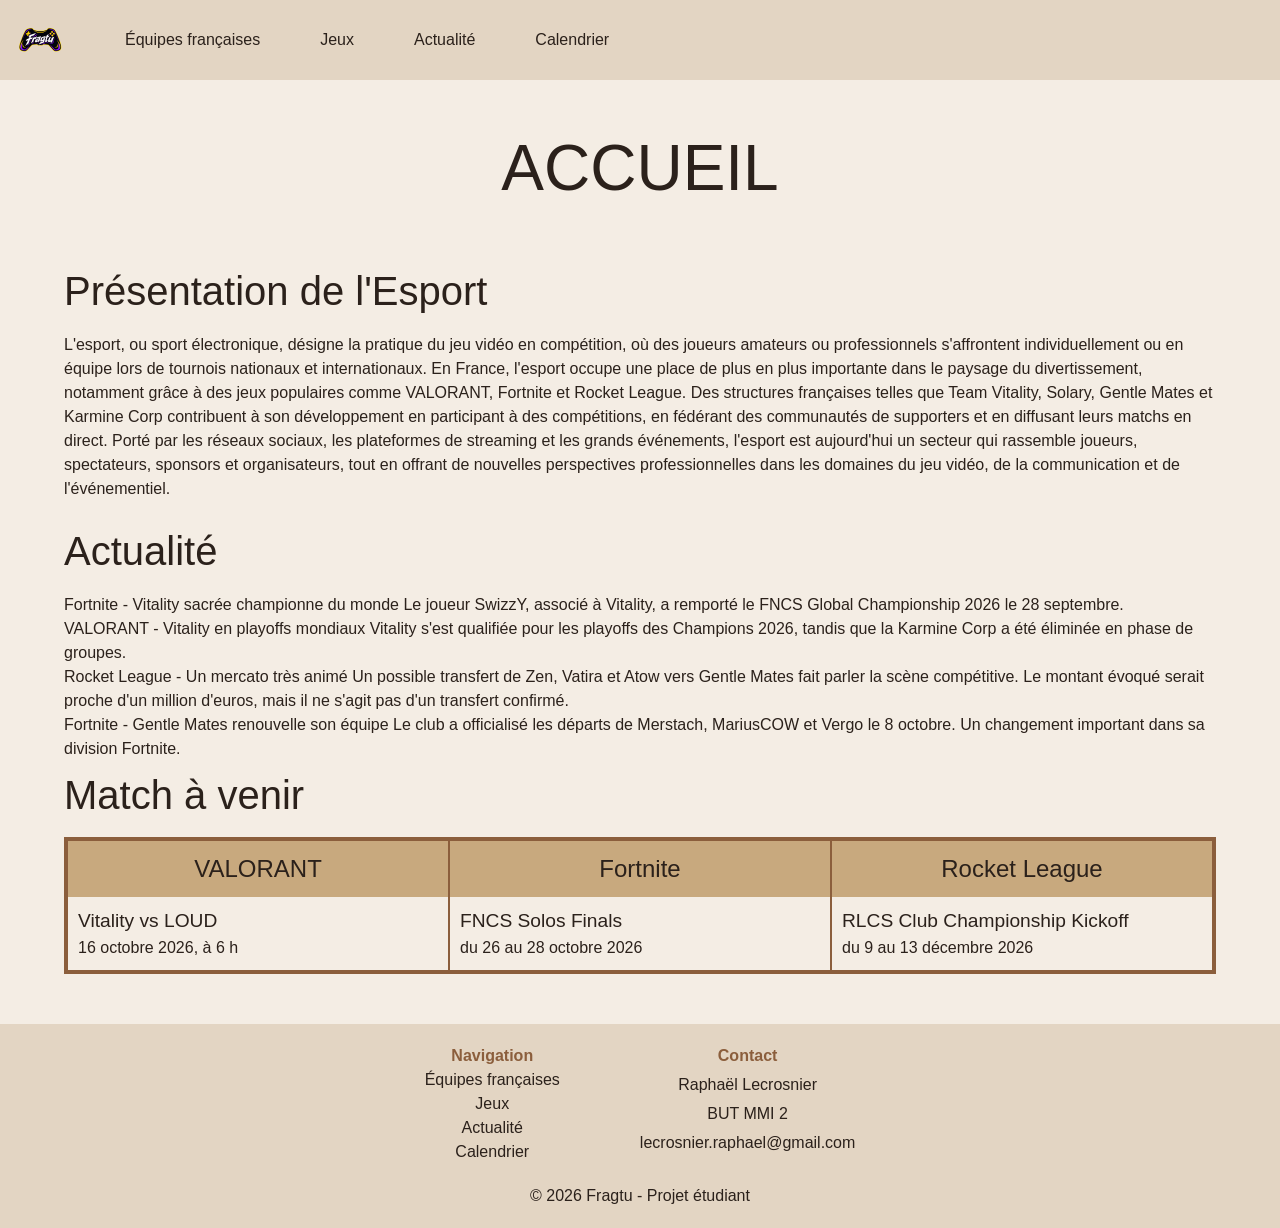
<file: index.html>
<!DOCTYPE html>
<html lang="fr">
<head>
    <meta charset="UTF-8">
    <meta name="viewport" content="width=device-width, initial-scale=1.0">
    <title>Fragtu</title>
    <meta name="description" content="Fragtu, l'actu de l'esport français : Valorant, Rocket League, Fortnite. Suivez Karmine Corp, Vitality, Gentle Mates, Solary et le calendrier des matchs.">
    <link rel="stylesheet" href="bootstrap/css/bootstrap.min.css">
    <link rel="stylesheet" href="main.css">
    <link rel="icon" type="image/png" href="img/logo.webp">
</head>

<body>
    <nav>
        <ul id="menu-navigation">
            <li><a href="index.html" class="active" aria-current="page"><img src="img/logo.webp" alt="Fragtu, retour à l'accueil"></a></li>
            <li><a href="equipes.html">Équipes françaises</a></li>
            <li><a href="jeux.html">Jeux</a></li>
            <li><a href="actualite.html">Actualité</a></li>
            <li><a href="calendrier.html">Calendrier</a></li>
        </ul>
    </nav>

    <main>
        
        <h1 class="titre">ACCUEIL</h1>

        <h2 class="sous-titre">Présentation de l'Esport</h2>

        <p>L'esport, ou sport électronique, désigne la pratique du jeu vidéo en compétition, où des joueurs amateurs ou professionnels s'affrontent individuellement ou en équipe lors de tournois nationaux et internationaux. En France, l'esport occupe une place de plus en plus importante dans le paysage du divertissement, notamment grâce à des jeux populaires comme VALORANT, Fortnite et Rocket League. Des structures françaises telles que Team Vitality, Solary, Gentle Mates et Karmine Corp contribuent à son développement en participant à des compétitions, en fédérant des communautés de supporters et en diffusant leurs matchs en direct. Porté par les réseaux sociaux, les plateformes de streaming et les grands événements, l'esport est aujourd'hui un secteur qui rassemble joueurs, spectateurs, sponsors et organisateurs, tout en offrant de nouvelles perspectives professionnelles dans les domaines du jeu vidéo, de la communication et de l'événementiel.</p>

        <h2 class="sous-titre">Actualité</h2>

        <ul>
            <li>Fortnite - Vitality sacrée championne du monde
Le joueur SwizzY, associé à Vitality, a remporté le FNCS Global Championship 2026 le 28 septembre.</li>
            <li>VALORANT - Vitality en playoffs mondiaux
Vitality s'est qualifiée pour les playoffs des Champions 2026, tandis que la Karmine Corp a été éliminée en phase de groupes.</li>
            <li>Rocket League - Un mercato très animé
Un possible transfert de Zen, Vatira et Atow vers Gentle Mates fait parler la scène compétitive. Le montant évoqué serait proche d'un million d'euros, mais il ne s'agit pas d'un transfert confirmé.</li>
            <li>Fortnite - Gentle Mates renouvelle son équipe
Le club a officialisé les départs de Merstach, MariusCOW et Vergo le 8 octobre. Un changement important dans sa division Fortnite.</li>
        </ul>

        <h2 class="sous-titre">Match à venir</h2>

        <div class="container match">
            <div class="row">
                <div class="col-12 col-md-4">
                    <div class="nom-match">VALORANT</div>
                    <div class="equipes-match">Vitality vs LOUD</div>
                    <div class="date-match">16 octobre 2026, à 6 h</div>
                </div>
                <div class="col-12 col-md-4">
                    <div class="nom-match">Fortnite</div>
                    <div class="equipes-match">FNCS Solos Finals</div>
                    <div class="date-match">du 26 au 28 octobre 2026</div>
                </div>
                <div class="col-12 col-md-4">
                    <div class="nom-match">Rocket League</div>
                    <div class="equipes-match">RLCS Club Championship Kickoff</div>
                    <div class="date-match">du 9 au 13 décembre 2026</div>
                </div>
            </div>
        </div>

    </main>

    <footer>
        <div class="footer-contenu">
            <div>
                <strong>Navigation</strong>
                <ul>
                    <li><a href="equipes.html">Équipes françaises</a></li>
                    <li><a href="jeux.html">Jeux</a></li>
                    <li><a href="actualite.html">Actualité</a></li>
                    <li><a href="calendrier.html">Calendrier</a></li>
                </ul>
            </div>

            <div>
                <strong>Contact</strong>
                <p>Raphaël Lecrosnier</p>
                <p>BUT MMI 2</p>
                <p>lecrosnier.raphael@gmail.com</p>
            </div>
        </div>

        <p class="footer-bas">© 2026 Fragtu - Projet étudiant</p>
    </footer>

    <script src="bootstrap/js/bootstrap.bundle.min.js"></script>
</body>

</html>
</file>
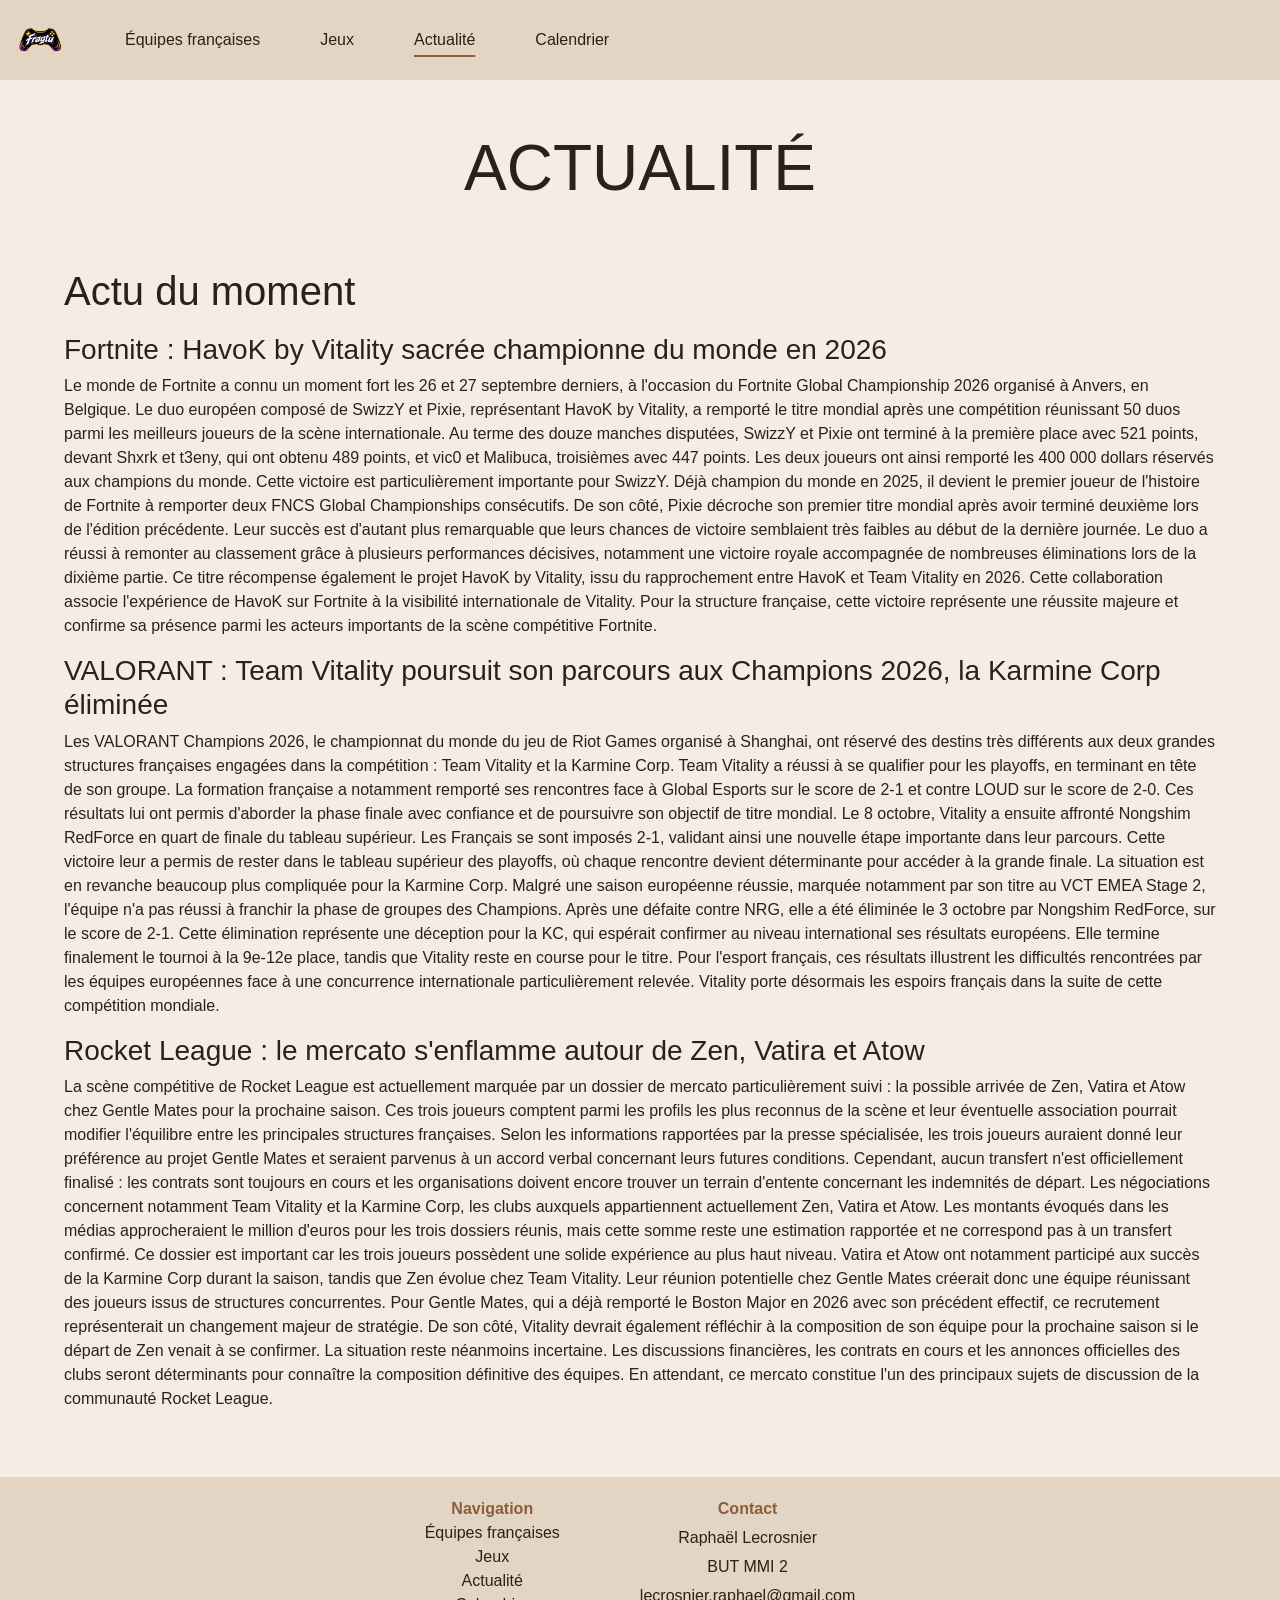
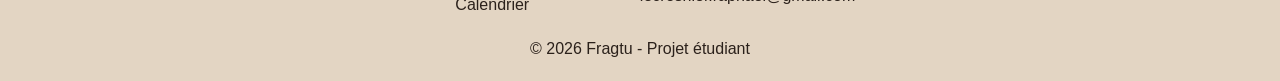
<file: actualite.html>
<!DOCTYPE html>
<html lang="fr">
<head>
    <meta charset="UTF-8">
    <meta name="viewport" content="width=device-width, initial-scale=1.0">
    <title>Fragtu | Actualité</title>
    <meta name="description" content="L'actu de Karmine Corp, Vitality, Gentle Mates et Solary sur Valorant, Rocket League et Fortnite : résultats, transferts et changements d'effectif.">
    <link rel="stylesheet" href="bootstrap/css/bootstrap.min.css">
    <link rel="stylesheet" href="main.css">
    <link rel="icon" type="image/png" href="img/logo.webp">
</head>

<body>
    <nav>
        <ul id="menu-navigation">
            <li><a href="index.html""><img src="img/logo.webp" alt="Fragtu, retour à l'accueil"></a></li>
            <li><a href="equipes.html">Équipes françaises</a></li>
            <li><a href="jeux.html">Jeux</a></li>
            <li><a href="actualite.html" class="active" aria-current="page">Actualité</a></li>
            <li><a href="calendrier.html">Calendrier</a></li>
        </ul>
    </nav>

    <main>
        
        <h1 class="titre">ACTUALITÉ</h1>

        <h2 class="sous-titre">Actu du moment</h2>

        <ul>
            <h3 class="titre-jeux">Fortnite : HavoK by Vitality sacrée championne du monde en 2026</h3>
            <li><p>Le monde de Fortnite a connu un moment fort les 26 et 27 septembre derniers, à l'occasion du Fortnite Global Championship 2026 organisé à Anvers, en Belgique. Le duo européen composé de SwizzY et Pixie, représentant HavoK by Vitality, a remporté le titre mondial après une compétition réunissant 50 duos parmi les meilleurs joueurs de la scène internationale.
Au terme des douze manches disputées, SwizzY et Pixie ont terminé à la première place avec 521 points, devant Shxrk et t3eny, qui ont obtenu 489 points, et vic0 et Malibuca, troisièmes avec 447 points. Les deux joueurs ont ainsi remporté les 400 000 dollars réservés aux champions du monde.
Cette victoire est particulièrement importante pour SwizzY. Déjà champion du monde en 2025, il devient le premier joueur de l'histoire de Fortnite à remporter deux FNCS Global Championships consécutifs. De son côté, Pixie décroche son premier titre mondial après avoir terminé deuxième lors de l'édition précédente.
Leur succès est d'autant plus remarquable que leurs chances de victoire semblaient très faibles au début de la dernière journée. Le duo a réussi à remonter au classement grâce à plusieurs performances décisives, notamment une victoire royale accompagnée de nombreuses éliminations lors de la dixième partie.
Ce titre récompense également le projet HavoK by Vitality, issu du rapprochement entre HavoK et Team Vitality en 2026. Cette collaboration associe l'expérience de HavoK sur Fortnite à la visibilité internationale de Vitality. Pour la structure française, cette victoire représente une réussite majeure et confirme sa présence parmi les acteurs importants de la scène compétitive Fortnite.</p></li>
            
            <h3 class="titre-jeux">VALORANT : Team Vitality poursuit son parcours aux Champions 2026, la Karmine Corp éliminée</h3>
            <li><p>Les VALORANT Champions 2026, le championnat du monde du jeu de Riot Games organisé à Shanghai, ont réservé des destins très différents aux deux grandes structures françaises engagées dans la compétition : Team Vitality et la Karmine Corp.
Team Vitality a réussi à se qualifier pour les playoffs, en terminant en tête de son groupe. La formation française a notamment remporté ses rencontres face à Global Esports sur le score de 2-1 et contre LOUD sur le score de 2-0. Ces résultats lui ont permis d'aborder la phase finale avec confiance et de poursuivre son objectif de titre mondial.
Le 8 octobre, Vitality a ensuite affronté Nongshim RedForce en quart de finale du tableau supérieur. Les Français se sont imposés 2-1, validant ainsi une nouvelle étape importante dans leur parcours. Cette victoire leur a permis de rester dans le tableau supérieur des playoffs, où chaque rencontre devient déterminante pour accéder à la grande finale.
La situation est en revanche beaucoup plus compliquée pour la Karmine Corp. Malgré une saison européenne réussie, marquée notamment par son titre au VCT EMEA Stage 2, l'équipe n'a pas réussi à franchir la phase de groupes des Champions. Après une défaite contre NRG, elle a été éliminée le 3 octobre par Nongshim RedForce, sur le score de 2-1.
Cette élimination représente une déception pour la KC, qui espérait confirmer au niveau international ses résultats européens. Elle termine finalement le tournoi à la 9e-12e place, tandis que Vitality reste en course pour le titre.
Pour l'esport français, ces résultats illustrent les difficultés rencontrées par les équipes européennes face à une concurrence internationale particulièrement relevée. Vitality porte désormais les espoirs français dans la suite de cette compétition mondiale.</p></li>
            
            <h3 class="titre-jeux">Rocket League : le mercato s'enflamme autour de Zen, Vatira et Atow</h3>
            <li><p>La scène compétitive de Rocket League est actuellement marquée par un dossier de mercato particulièrement suivi : la possible arrivée de Zen, Vatira et Atow chez Gentle Mates pour la prochaine saison. Ces trois joueurs comptent parmi les profils les plus reconnus de la scène et leur éventuelle association pourrait modifier l'équilibre entre les principales structures françaises.
Selon les informations rapportées par la presse spécialisée, les trois joueurs auraient donné leur préférence au projet Gentle Mates et seraient parvenus à un accord verbal concernant leurs futures conditions. Cependant, aucun transfert n'est officiellement finalisé : les contrats sont toujours en cours et les organisations doivent encore trouver un terrain d'entente concernant les indemnités de départ.
Les négociations concernent notamment Team Vitality et la Karmine Corp, les clubs auxquels appartiennent actuellement Zen, Vatira et Atow. Les montants évoqués dans les médias approcheraient le million d'euros pour les trois dossiers réunis, mais cette somme reste une estimation rapportée et ne correspond pas à un transfert confirmé.
Ce dossier est important car les trois joueurs possèdent une solide expérience au plus haut niveau. Vatira et Atow ont notamment participé aux succès de la Karmine Corp durant la saison, tandis que Zen évolue chez Team Vitality. Leur réunion potentielle chez Gentle Mates créerait donc une équipe réunissant des joueurs issus de structures concurrentes.
Pour Gentle Mates, qui a déjà remporté le Boston Major en 2026 avec son précédent effectif, ce recrutement représenterait un changement majeur de stratégie. De son côté, Vitality devrait également réfléchir à la composition de son équipe pour la prochaine saison si le départ de Zen venait à se confirmer.
La situation reste néanmoins incertaine. Les discussions financières, les contrats en cours et les annonces officielles des clubs seront déterminants pour connaître la composition définitive des équipes. En attendant, ce mercato constitue l'un des principaux sujets de discussion de la communauté Rocket League.</p></li>
        </ul>

    </main>
    
    <footer>
        <div class="footer-contenu">
            <div>
                <strong>Navigation</strong>
                <ul>
                    <li><a href="equipes.html">Équipes françaises</a></li>
                    <li><a href="jeux.html">Jeux</a></li>
                    <li><a href="actualite.html">Actualité</a></li>
                    <li><a href="calendrier.html">Calendrier</a></li>
                </ul>
            </div>

            <div>
                <strong>Contact</strong>
                <p>Raphaël Lecrosnier</p>
                <p>BUT MMI 2</p>
                <p>lecrosnier.raphael@gmail.com</p>
            </div>
        </div>

        <p class="footer-bas">© 2026 Fragtu - Projet étudiant</p>
    </footer>

    <script src="bootstrap/js/bootstrap.bundle.min.js"></script>
</body>

</html>
</file>
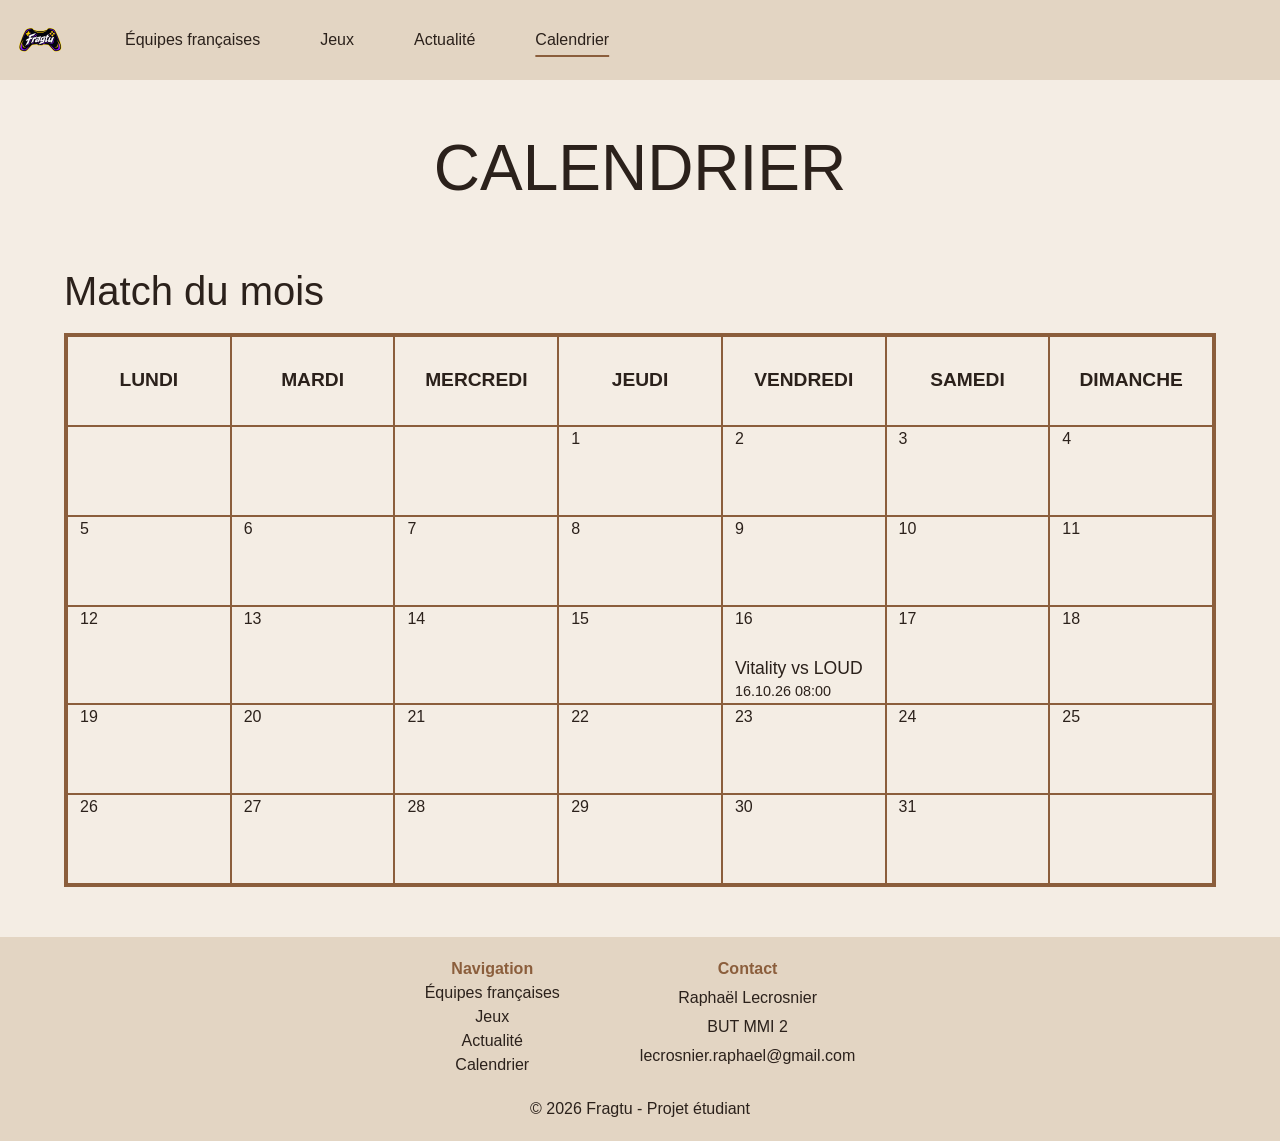
<file: calendrier.html>
<!DOCTYPE html>
<html lang="fr">
<head>
    <meta charset="UTF-8">
    <meta name="viewport" content="width=device-width, initial-scale=1.0">
    <title>Fragtu | Calendrier</title>
    <meta name="description" content="Calendrier du mois : tous les matchs et tournois esport Valorant, Rocket League et Fortnite des équipes françaises. Ne manquez aucune date !">
    <link rel="stylesheet" href="bootstrap/css/bootstrap.min.css">
    <link rel="stylesheet" href="main.css">
    <link rel="icon" type="image/png" href="img/logo.webp">
</head>

<body>
    <nav>
        <ul id="menu-navigation">
            <li><a href="index.html"><img src="img/logo.webp" alt="Fragtu, retour à l'accueil"></a></li>
            <li><a href="equipes.html">Équipes françaises</a></li>
            <li><a href="jeux.html">Jeux</a></li>
            <li><a href="actualite.html">Actualité</a></li>
            <li><a href="calendrier.html" class="active" aria-current="page">Calendrier</a></li>
        </ul>
    </nav>

    <main>
        
        <h1 class="titre">CALENDRIER</h1>

        <h2 class="sous-titre">Match du mois</h2>

        <div class="container calendrier">
            <div class="row jours">
                <div class="col">
                    <b>LUNDI</b>
                </div>
                <div class="col">
                    <b>MARDI</b>
                </div>
                <div class="col">
                    <b>MERCREDI</b>
                </div>
                <div class="col">
                    <b>JEUDI</b>
                </div>
                <div class="col">
                    <b>VENDREDI</b>
                </div>
                <div class="col">
                    <b>SAMEDI</b>
                </div>
                <div class="col">
                    <b>DIMANCHE</b>
                </div>
            </div>
            <div class="row">
                <div class="col">
                    
                </div>
                <div class="col">
                    
                </div>
                <div class="col">
                    
                </div>
                <div class="col">
                    1
                </div>
                <div class="col">
                    2
                </div>
                <div class="col">
                    3
                </div>
                <div class="col">
                    4
                </div>
            </div>
            <div class="row">
                <div class="col">
                    5
                </div>
                <div class="col">
                    6
                </div>
                <div class="col">
                    7
                </div>
                <div class="col">
                    8
                </div>
                <div class="col">
                    9
                </div>
                <div class="col">
                    10
                </div>
                <div class="col">
                    11
                </div>
            </div>
            <div class="row">
                <div class="col">
                    12
                </div>
                <div class="col">
                    13
                </div>
                <div class="col">
                    14
                </div>
                <div class="col">
                    15
                </div>
                <div class="col">
                    16 <br><br> 
                    <div class="contenu-jours">Vitality vs LOUD</div>
                    <div class="date">16.10.26 08:00</div>
                </div>
                <div class="col">
                    17
                </div>
                <div class="col">
                    18
                </div>
            </div>
            <div class="row">
                <div class="col">
                    19
                </div>
                <div class="col">
                    20
                </div>
                <div class="col">
                    21
                </div>
                <div class="col">
                    22
                </div>
                <div class="col">
                    23
                </div>
                <div class="col">
                    24
                </div>
                <div class="col">
                    25
                </div>
            </div>
            <div class="row">
                <div class="col">
                    26
                </div>
                <div class="col">
                    27
                </div>
                <div class="col">
                    28
                </div>
                <div class="col">
                    29
                </div>
                <div class="col">
                    30
                </div>
                <div class="col">
                    31
                </div>
                <div class="col">
                    
                </div>
            </div>
        </div>

    </main>

    <footer>
        <div class="footer-contenu">
            <div>
                <strong>Navigation</strong>
                <ul>
                    <li><a href="equipes.html">Équipes françaises</a></li>
                    <li><a href="jeux.html">Jeux</a></li>
                    <li><a href="actualite.html">Actualité</a></li>
                    <li><a href="calendrier.html">Calendrier</a></li>
                </ul>
            </div>

            <div>
                <strong>Contact</strong>
                <p>Raphaël Lecrosnier</p>
                <p>BUT MMI 2</p>
                <p>lecrosnier.raphael@gmail.com</p>
            </div>
        </div>

        <p class="footer-bas">© 2026 Fragtu - Projet étudiant</p>
    </footer>

    <script src="bootstrap/js/bootstrap.bundle.min.js"></script>
</body>

</html>
</file>
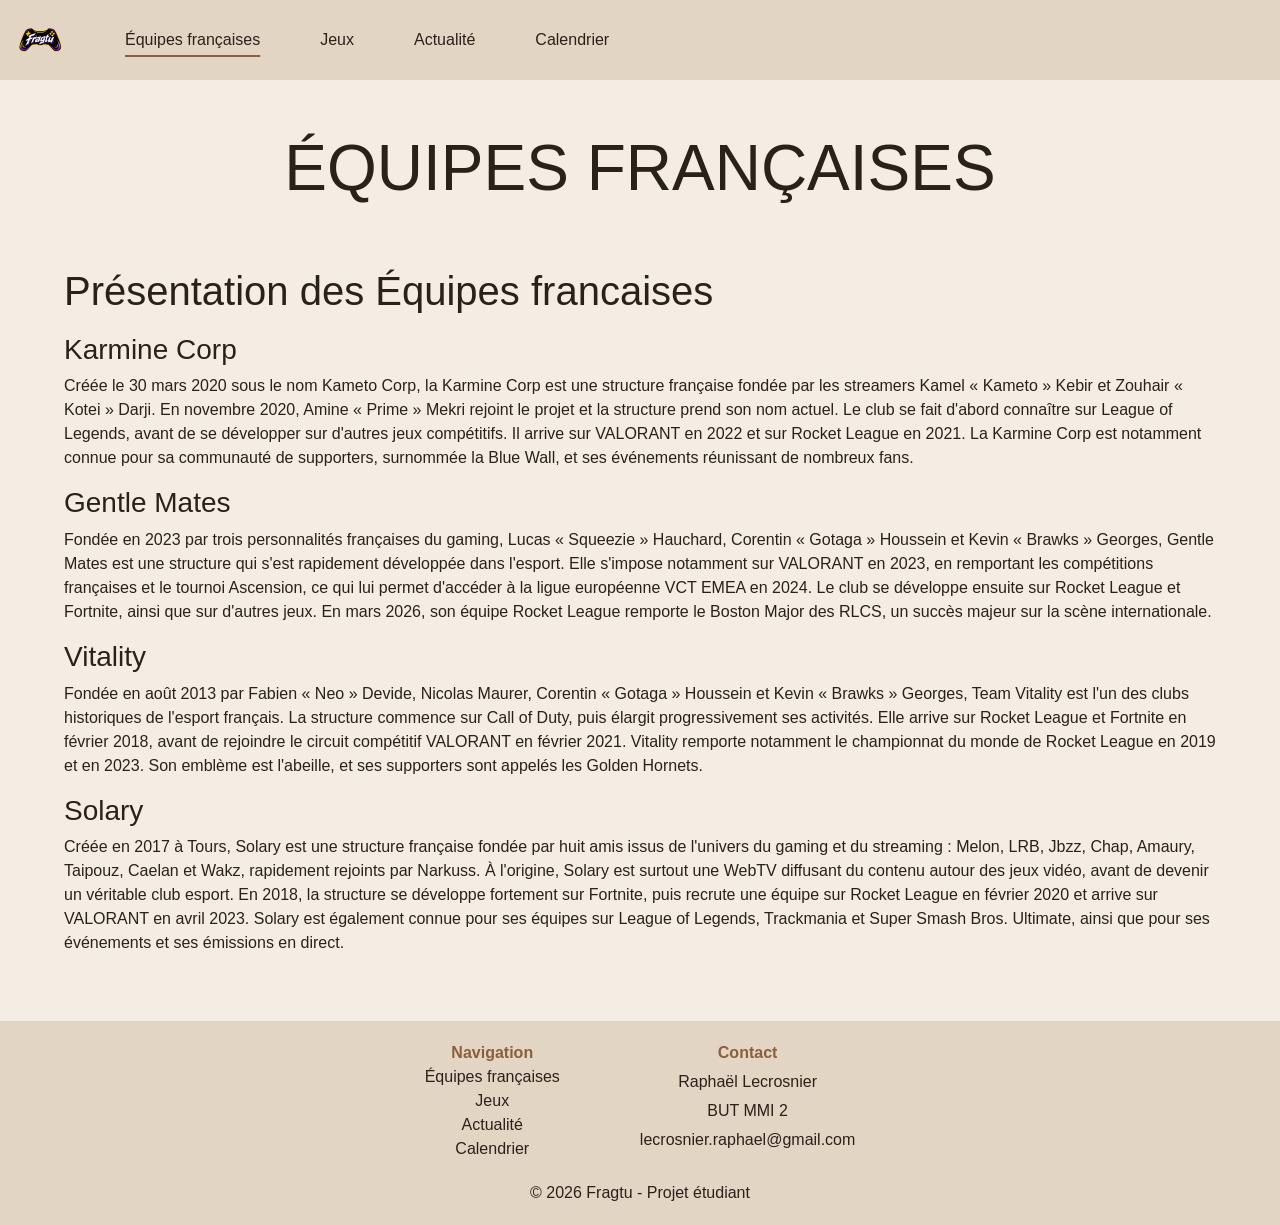
<file: equipes.html>
<!DOCTYPE html>
<html lang="fr">
<head>
    <meta charset="UTF-8">
    <meta name="viewport" content="width=device-width, initial-scale=1.0">
    <title>Fragtu | Équipes</title>
    <meta name="description" content="Présentation de 4 équipes esport françaises : Karmine Corp, Vitality, Gentle Mates et Solary. Qui sont-elles et sur quels jeux jouent-elles ?">
    <link rel="stylesheet" href="bootstrap/css/bootstrap.min.css">
    <link rel="stylesheet" href="main.css">
    <link rel="icon" type="image/png" href="img/logo.webp">
</head>

<body>
    <nav>
        <ul id="menu-navigation">
            <li><a href="index.html"><img src="img/logo.webp" alt="Fragtu, retour à l'accueil"></a></li>
            <li><a href="equipes.html" class="active" aria-current="page">Équipes françaises</a></li>
            <li><a href="jeux.html">Jeux</a></li>
            <li><a href="actualite.html">Actualité</a></li>
            <li><a href="calendrier.html">Calendrier</a></li>
        </ul>
    </nav>

    <main>
        
        <h1 class="titre">ÉQUIPES FRANÇAISES</h1>

        <h2 class="sous-titre">Présentation des Équipes francaises</h2>

        <ul>
            <h3 class="titre-equipe">Karmine Corp</h3>
            <li><p>Créée le 30 mars 2020 sous le nom Kameto Corp, la Karmine Corp est une structure française fondée par les streamers Kamel « Kameto » Kebir et Zouhair « Kotei » Darji. En novembre 2020, Amine « Prime » Mekri rejoint le projet et la structure prend son nom actuel. Le club se fait d'abord connaître sur League of Legends, avant de se développer sur d'autres jeux compétitifs. Il arrive sur VALORANT en 2022 et sur Rocket League en 2021. La Karmine Corp est notamment connue pour sa communauté de supporters, surnommée la Blue Wall, et ses événements réunissant de nombreux fans.</p></li>
            
            <h3 class="titre-equipe">Gentle Mates</h3>
            <li><p>Fondée en 2023 par trois personnalités françaises du gaming, Lucas « Squeezie » Hauchard, Corentin « Gotaga » Houssein et Kevin « Brawks » Georges, Gentle Mates est une structure qui s'est rapidement développée dans l'esport. Elle s'impose notamment sur VALORANT en 2023, en remportant les compétitions françaises et le tournoi Ascension, ce qui lui permet d'accéder à la ligue européenne VCT EMEA en 2024. Le club se développe ensuite sur Rocket League et Fortnite, ainsi que sur d'autres jeux. En mars 2026, son équipe Rocket League remporte le Boston Major des RLCS, un succès majeur sur la scène internationale.</p></li>
            
            <h3 class="titre-equipe">Vitality</h3>
            <li><p>Fondée en août 2013 par Fabien « Neo » Devide, Nicolas Maurer, Corentin « Gotaga » Houssein et Kevin « Brawks » Georges, Team Vitality est l'un des clubs historiques de l'esport français. La structure commence sur Call of Duty, puis élargit progressivement ses activités. Elle arrive sur Rocket League et Fortnite en février 2018, avant de rejoindre le circuit compétitif VALORANT en février 2021. Vitality remporte notamment le championnat du monde de Rocket League en 2019 et en 2023. Son emblème est l'abeille, et ses supporters sont appelés les Golden Hornets.</p></li>
            
            <h3 class="titre-equipe">Solary</h3>
            <li><p>Créée en 2017 à Tours, Solary est une structure française fondée par huit amis issus de l'univers du gaming et du streaming : Melon, LRB, Jbzz, Chap, Amaury, Taipouz, Caelan et Wakz, rapidement rejoints par Narkuss. À l'origine, Solary est surtout une WebTV diffusant du contenu autour des jeux vidéo, avant de devenir un véritable club esport. En 2018, la structure se développe fortement sur Fortnite, puis recrute une équipe sur Rocket League en février 2020 et arrive sur VALORANT en avril 2023. Solary est également connue pour ses équipes sur League of Legends, Trackmania et Super Smash Bros. Ultimate, ainsi que pour ses événements et ses émissions en direct.</p></li>
        </ul>

    </main>

    <footer>
        <div class="footer-contenu">
            <div>
                <strong>Navigation</strong>
                <ul>
                    <li><a href="equipes.html">Équipes françaises</a></li>
                    <li><a href="jeux.html">Jeux</a></li>
                    <li><a href="actualite.html">Actualité</a></li>
                    <li><a href="calendrier.html">Calendrier</a></li>
                </ul>
            </div>

            <div>
                <strong>Contact</strong>
                <p>Raphaël Lecrosnier</p>
                <p>BUT MMI 2</p>
                <p>lecrosnier.raphael@gmail.com</p>
            </div>
        </div>

        <p class="footer-bas">© 2026 Fragtu - Projet étudiant</p>
    </footer>

    <script src="bootstrap/js/bootstrap.bundle.min.js"></script>
</body>

</html>
</file>
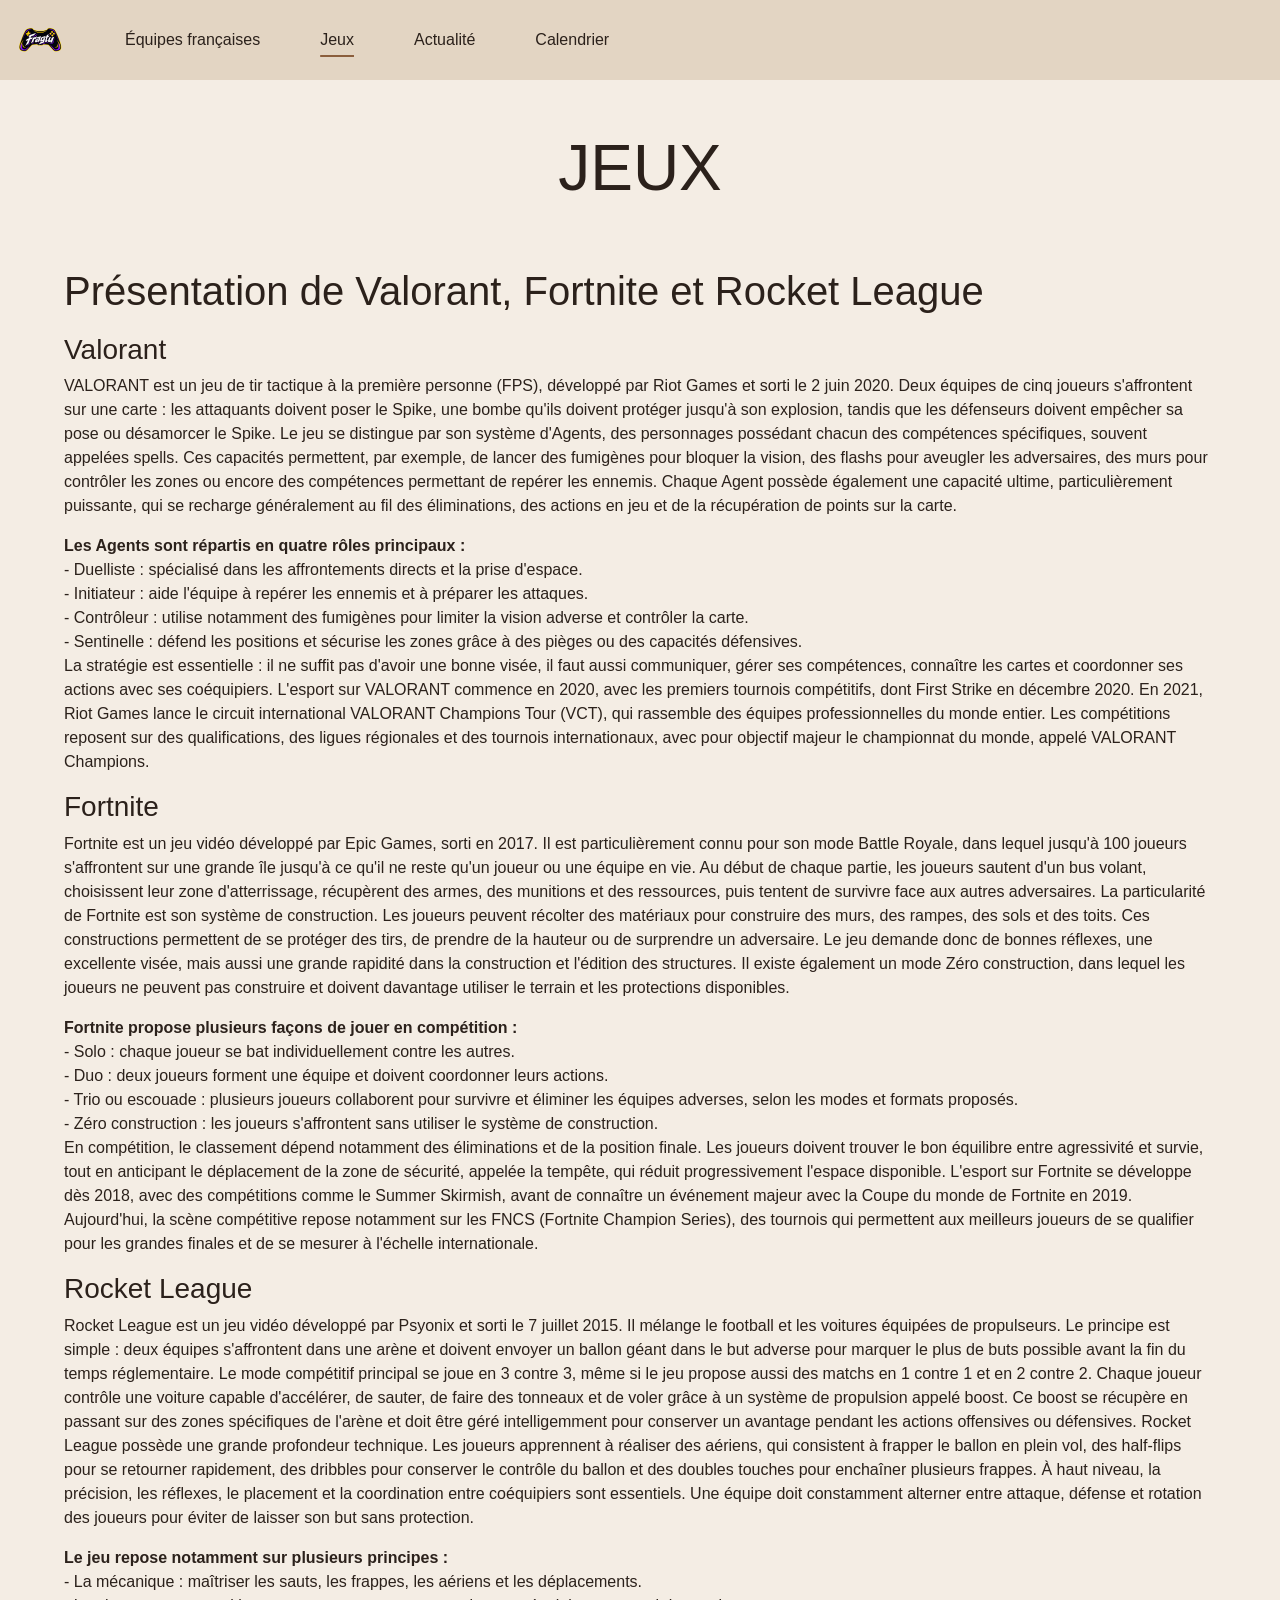
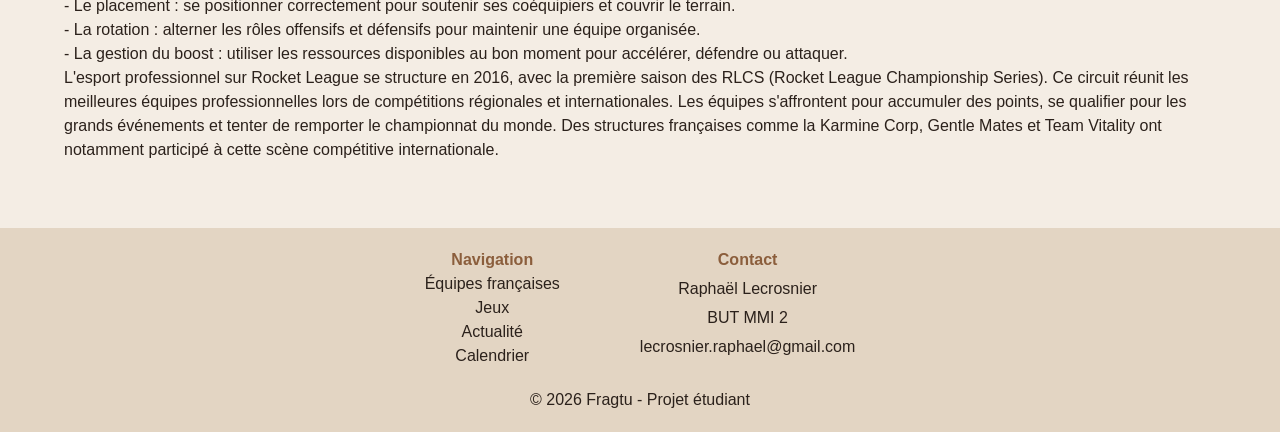
<file: jeux.html>
<!DOCTYPE html>
<html lang="fr">
<head>
    <meta charset="UTF-8">
    <meta name="viewport" content="width=device-width, initial-scale=1.0">
    <title>Fragtu | Jeux</title>
    <meta name="description" content="Présentation de Valorant, Rocket League et Fortnite, les 3 jeux suivis par Fragtu : le principe de chacun et la place de l'esport français.">
    <link rel="stylesheet" href="bootstrap/css/bootstrap.min.css">
    <link rel="stylesheet" href="main.css">
    <link rel="icon" type="image/png" href="img/logo.webp">
</head>

<body>
    <nav>
        <ul id="menu-navigation">
            <li><a href="index.html""><img src="img/logo.webp" alt="Fragtu, retour à l'accueil"></a></li>
            <li><a href="equipes.html">Équipes françaises</a></li>
            <li><a href="jeux.html" class="active" aria-current="page"">Jeux</a></li>
            <li><a href="actualite.html">Actualité</a></li>
            <li><a href="calendrier.html">Calendrier</a></li>
        </ul>
    </nav>

    <main>
        
        <h1 class="titre">JEUX</h1>

        <h2 class="sous-titre">Présentation de Valorant, Fortnite et Rocket League</h2>

        <ul>
            <h3 class="titre-jeux">Valorant</h3>
            <li><p>VALORANT est un jeu de tir tactique à la première personne (FPS), développé par Riot Games et sorti le 2 juin 2020. Deux équipes de cinq joueurs s'affrontent sur une carte : les attaquants doivent poser le Spike, une bombe qu'ils doivent protéger jusqu'à son explosion, tandis que les défenseurs doivent empêcher sa pose ou désamorcer le Spike.
Le jeu se distingue par son système d'Agents, des personnages possédant chacun des compétences spécifiques, souvent appelées spells. Ces capacités permettent, par exemple, de lancer des fumigènes pour bloquer la vision, des flashs pour aveugler les adversaires, des murs pour contrôler les zones ou encore des compétences permettant de repérer les ennemis. Chaque Agent possède également une capacité ultime, particulièrement puissante, qui se recharge généralement au fil des éliminations, des actions en jeu et de la récupération de points sur la carte.</p>
<b>Les Agents sont répartis en quatre rôles principaux :</b>
<ul>
    <li>- Duelliste : spécialisé dans les affrontements directs et la prise d'espace.</li>
    <li>- Initiateur : aide l'équipe à repérer les ennemis et à préparer les attaques.</li>
    <li>- Contrôleur : utilise notamment des fumigènes pour limiter la vision adverse et contrôler la carte.</li>
    <li>- Sentinelle : défend les positions et sécurise les zones grâce à des pièges ou des capacités défensives.</li>
</ul>
<p>La stratégie est essentielle : il ne suffit pas d'avoir une bonne visée, il faut aussi communiquer, gérer ses compétences, connaître les cartes et coordonner ses actions avec ses coéquipiers.
L'esport sur VALORANT commence en 2020, avec les premiers tournois compétitifs, dont First Strike en décembre 2020. En 2021, Riot Games lance le circuit international VALORANT Champions Tour (VCT), qui rassemble des équipes professionnelles du monde entier. Les compétitions reposent sur des qualifications, des ligues régionales et des tournois internationaux, avec pour objectif majeur le championnat du monde, appelé VALORANT Champions.</p></li>
            
            <h3 class="titre-jeux">Fortnite</h3>
            <li><p>Fortnite est un jeu vidéo développé par Epic Games, sorti en 2017. Il est particulièrement connu pour son mode Battle Royale, dans lequel jusqu'à 100 joueurs s'affrontent sur une grande île jusqu'à ce qu'il ne reste qu'un joueur ou une équipe en vie. Au début de chaque partie, les joueurs sautent d'un bus volant, choisissent leur zone d'atterrissage, récupèrent des armes, des munitions et des ressources, puis tentent de survivre face aux autres adversaires.
La particularité de Fortnite est son système de construction. Les joueurs peuvent récolter des matériaux pour construire des murs, des rampes, des sols et des toits. Ces constructions permettent de se protéger des tirs, de prendre de la hauteur ou de surprendre un adversaire. Le jeu demande donc de bonnes réflexes, une excellente visée, mais aussi une grande rapidité dans la construction et l'édition des structures. Il existe également un mode Zéro construction, dans lequel les joueurs ne peuvent pas construire et doivent davantage utiliser le terrain et les protections disponibles.</p>
<b>Fortnite propose plusieurs façons de jouer en compétition :</b>
<ul>
    <li>- Solo : chaque joueur se bat individuellement contre les autres.</li>
    <li>- Duo : deux joueurs forment une équipe et doivent coordonner leurs actions.</li>
    <li>- Trio ou escouade : plusieurs joueurs collaborent pour survivre et éliminer les équipes adverses, selon les modes et formats proposés.</li>
    <li>- Zéro construction : les joueurs s'affrontent sans utiliser le système de construction.</li>
</ul>
<p>En compétition, le classement dépend notamment des éliminations et de la position finale. Les joueurs doivent trouver le bon équilibre entre agressivité et survie, tout en anticipant le déplacement de la zone de sécurité, appelée la tempête, qui réduit progressivement l'espace disponible.
L'esport sur Fortnite se développe dès 2018, avec des compétitions comme le Summer Skirmish, avant de connaître un événement majeur avec la Coupe du monde de Fortnite en 2019. Aujourd'hui, la scène compétitive repose notamment sur les FNCS (Fortnite Champion Series), des tournois qui permettent aux meilleurs joueurs de se qualifier pour les grandes finales et de se mesurer à l'échelle internationale.</p></li>
            
            <h3 class="titre-jeux">Rocket League</h3>
            <li><p>Rocket League est un jeu vidéo développé par Psyonix et sorti le 7 juillet 2015. Il mélange le football et les voitures équipées de propulseurs. Le principe est simple : deux équipes s'affrontent dans une arène et doivent envoyer un ballon géant dans le but adverse pour marquer le plus de buts possible avant la fin du temps réglementaire.
Le mode compétitif principal se joue en 3 contre 3, même si le jeu propose aussi des matchs en 1 contre 1 et en 2 contre 2. Chaque joueur contrôle une voiture capable d'accélérer, de sauter, de faire des tonneaux et de voler grâce à un système de propulsion appelé boost. Ce boost se récupère en passant sur des zones spécifiques de l'arène et doit être géré intelligemment pour conserver un avantage pendant les actions offensives ou défensives.
Rocket League possède une grande profondeur technique. Les joueurs apprennent à réaliser des aériens, qui consistent à frapper le ballon en plein vol, des half-flips pour se retourner rapidement, des dribbles pour conserver le contrôle du ballon et des doubles touches pour enchaîner plusieurs frappes. À haut niveau, la précision, les réflexes, le placement et la coordination entre coéquipiers sont essentiels. Une équipe doit constamment alterner entre attaque, défense et rotation des joueurs pour éviter de laisser son but sans protection.</p>
<b>Le jeu repose notamment sur plusieurs principes :</b>

<ul>
    <li>- La mécanique : maîtriser les sauts, les frappes, les aériens et les déplacements.</li>
    <li>- Le placement : se positionner correctement pour soutenir ses coéquipiers et couvrir le terrain.</li>
    <li>- La rotation : alterner les rôles offensifs et défensifs pour maintenir une équipe organisée.</li>
    <li>- La gestion du boost : utiliser les ressources disponibles au bon moment pour accélérer, défendre ou attaquer.</li>
</ul>
<p>L'esport professionnel sur Rocket League se structure en 2016, avec la première saison des RLCS (Rocket League Championship Series). Ce circuit réunit les meilleures équipes professionnelles lors de compétitions régionales et internationales. Les équipes s'affrontent pour accumuler des points, se qualifier pour les grands événements et tenter de remporter le championnat du monde. Des structures françaises comme la Karmine Corp, Gentle Mates et Team Vitality ont notamment participé à cette scène compétitive internationale.</p></li>
        </ul>

    </main>

    <footer>
        <div class="footer-contenu">
            <div>
                <strong>Navigation</strong>
                <ul>
                    <li><a href="equipes.html">Équipes françaises</a></li>
                    <li><a href="jeux.html">Jeux</a></li>
                    <li><a href="actualite.html">Actualité</a></li>
                    <li><a href="calendrier.html">Calendrier</a></li>
                </ul>
            </div>

            <div>
                <strong>Contact</strong>
                <p>Raphaël Lecrosnier</p>
                <p>BUT MMI 2</p>
                <p>lecrosnier.raphael@gmail.com</p>
            </div>
        </div>

        <p class="footer-bas">© 2026 Fragtu - Projet étudiant</p>
    </footer>

    <script src="bootstrap/js/bootstrap.bundle.min.js"></script>
</body>

</html>
</file>
<file: main.css>
/* RESET */

ul {
  list-style: none;
  margin: 0;
  padding: 0;
}

li {
  list-style-type: none;
}

a {
    color: inherit;
    text-decoration: none;
}

:root {
  --fond: #F4EDE4;          /* blanc cassé */
  --sections: #E3D5C3;      /* beige : nav, footer */
  --brun: #8B5E3C;        /* brun moyen : accent principal */
  --brun-clair: #B08968;  /* brun clair : survols */
  --or: #C8A97E;         /* beige doré */
  --texte: #2B211B;         /* brun presque noir */
}

/* MAIN */

body {
  background-color: var(--fond);
  color: var(--texte);
  font-family: Arial, Helvetica, sans-serif;
  min-height: 100vh;        
  display: flex;
  flex-direction: column;
}

main {
  display: flex;
  flex-direction: column;
  margin: 0 auto 50px;
  width: min(90%, 1200px);
}

h1 {
  font-family: Impact, Haettenschweiler, 'Arial Narrow Bold', sans-serif;
  font-size: clamp(2em, 8vw, 4em);
}

h2 {
  font-family: Impact, Haettenschweiler, 'Arial Narrow Bold', sans-serif;
  font-size: clamp(1.5em, 5vw, 2.5em);
}

img {
  max-width: 100%;
  height: auto;
}

/* NAV */

nav img {
  width: 50px;
}

nav { 
  font-family: Verdana, Geneva, Tahoma, sans-serif;
  background-color: var(--sections);
  color: var(--texte);
}

#menu-navigation {
  display: flex;
  flex-wrap: wrap;
  gap: 0 30px;
}

#menu-navigation li {
  padding: 15px;
  margin: auto 0;
}

nav a:hover {
  color: var(--brun-clair);
}

nav a.active {
  color: var(--texte);
  text-decoration: underline;
  text-decoration-color: var(--brun);
  text-underline-offset: 10px;
  text-decoration-thickness: 2px;
}

/* FOOTER */

footer {
  margin-top: auto;
  background-color: var(--sections);
  color: var(--texte);
  padding: 20px;
}

.footer-contenu {
  display: flex;
  flex-wrap: wrap;
  justify-content: center;
  text-align: center;
  gap: 30px 80px;
}

.footer-contenu a:hover {
  color: var(--brun-clair);
}

.footer-contenu strong {
  color: var(--brun);
}

.footer-contenu p {
  margin: 5px 0 0;
}

.footer-bas {
  text-align: center;
  margin: 20px 0 0;
}

/* INDEX */

.titre {
  margin: 0 auto;
  padding: clamp(15px, 5vw, 50px);
}

.sous-titre {
  padding: 10px 0;
}

.match {
  border: 3px solid var(--brun);
  max-width: 100%;
}

.match .col-md-4 {
  border: 1px solid var(--brun);
  padding: 0 0 10px;
}

.nom-match {
  background-color: var(--or);
  padding: 10px 0;
  margin-bottom: 10px;
  text-align: center;
  font-family: Impact, Haettenschweiler, 'Arial Narrow Bold', sans-serif;
  font-size: 1.5em;
}

.date-match { padding-left: 10px; }

.equipes-match {
  font-size: 1.2em;
  padding-left: 10px;
}

/* EQUIPES */


/* JEUX */


/* ACTUALITE */


/* CALENDRIER */

.calendrier {
  border: 3px solid var(--brun);
  max-width: 100%;
  overflow-x: auto;
}

.calendrier .row {
  min-height: 10vh;
  min-width: 700px;
}

.calendrier .col {
  border: 1px solid var(--brun);
  flex: 1 1 0;
  min-width: 0;
  font-size: clamp(0.7em, 1.4vw, 1em);
}

.contenu-jours {
  font-size: clamp(0.7em, 1.4vw, 1.1em);
}

.date {
  font-size: clamp(0.6em, 1.2vw, 0.9em);
}

.jours {
  min-height: 5vh;
}

.jours .col {
  display: flex;
  justify-content: center;
  align-items: center;
  padding: 0;
  font-size: clamp(0.7em, 1.6vw, 1.2em);
}
</file>
